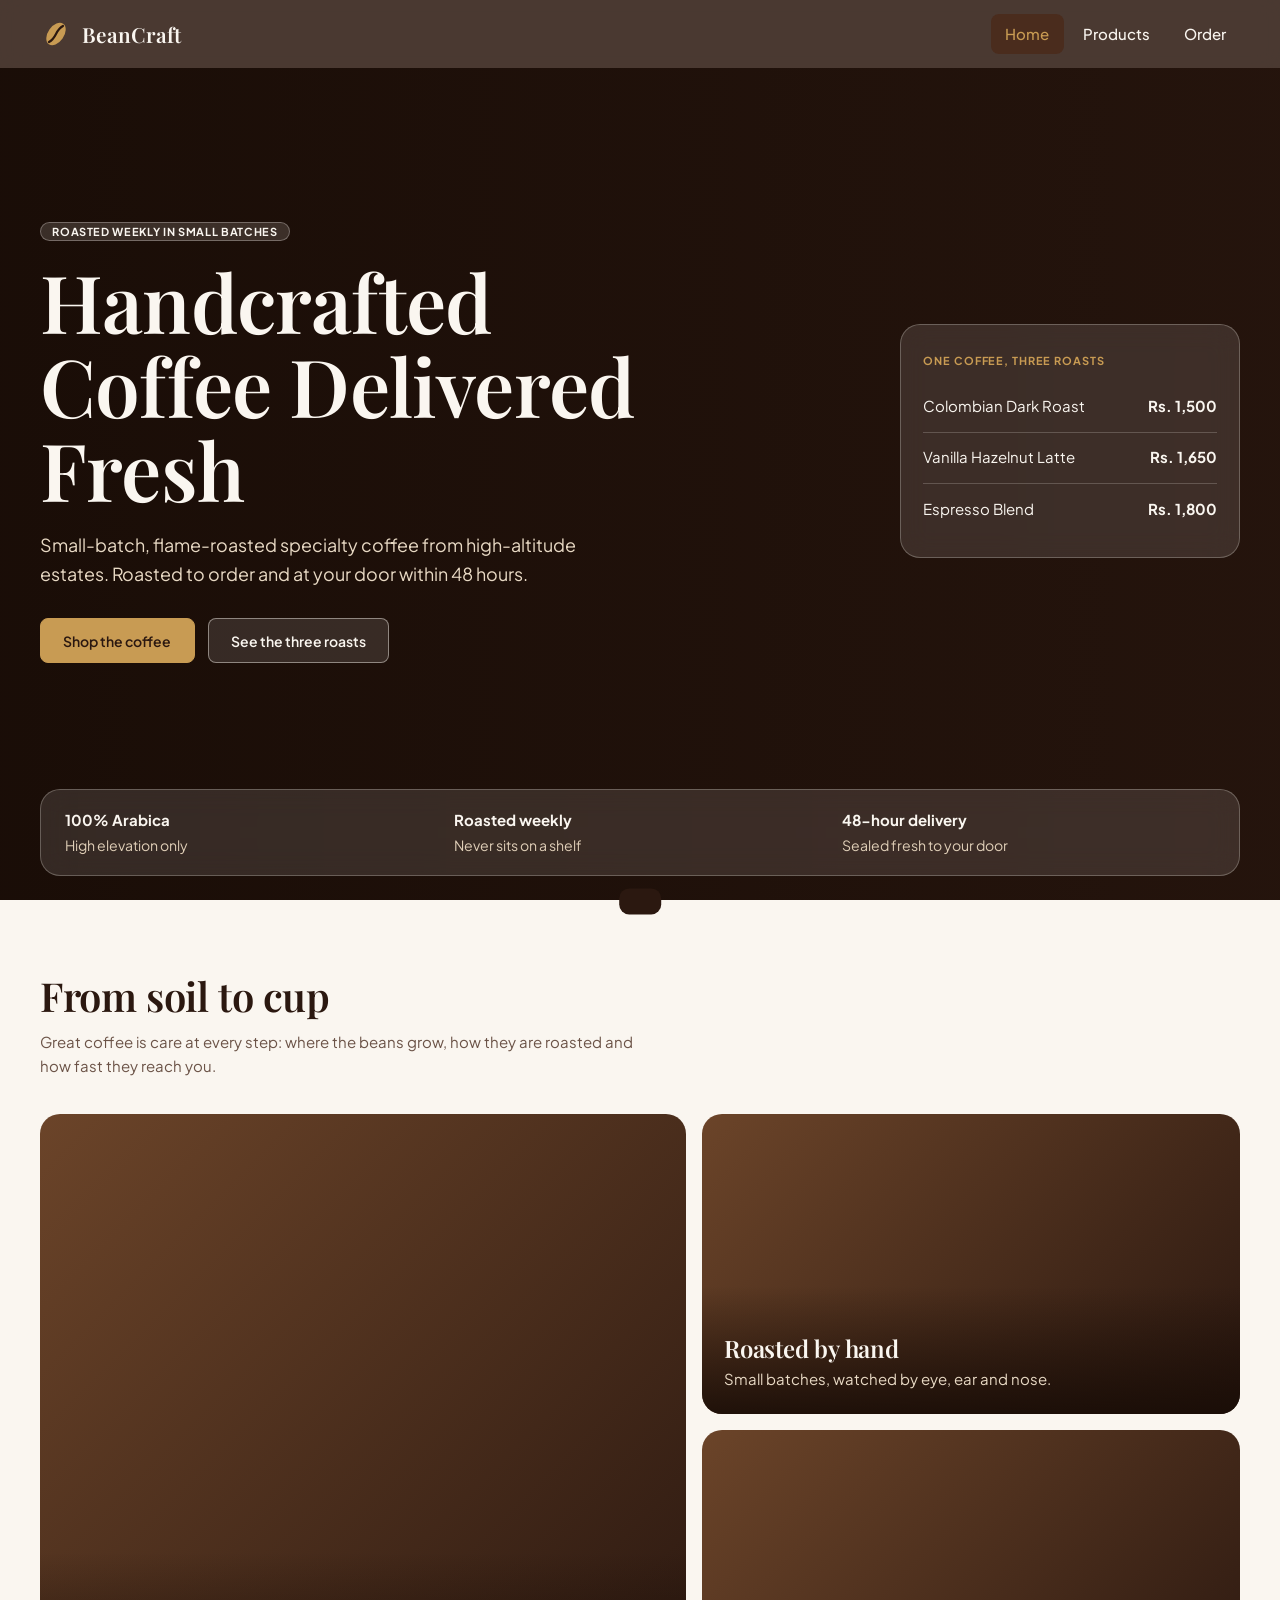
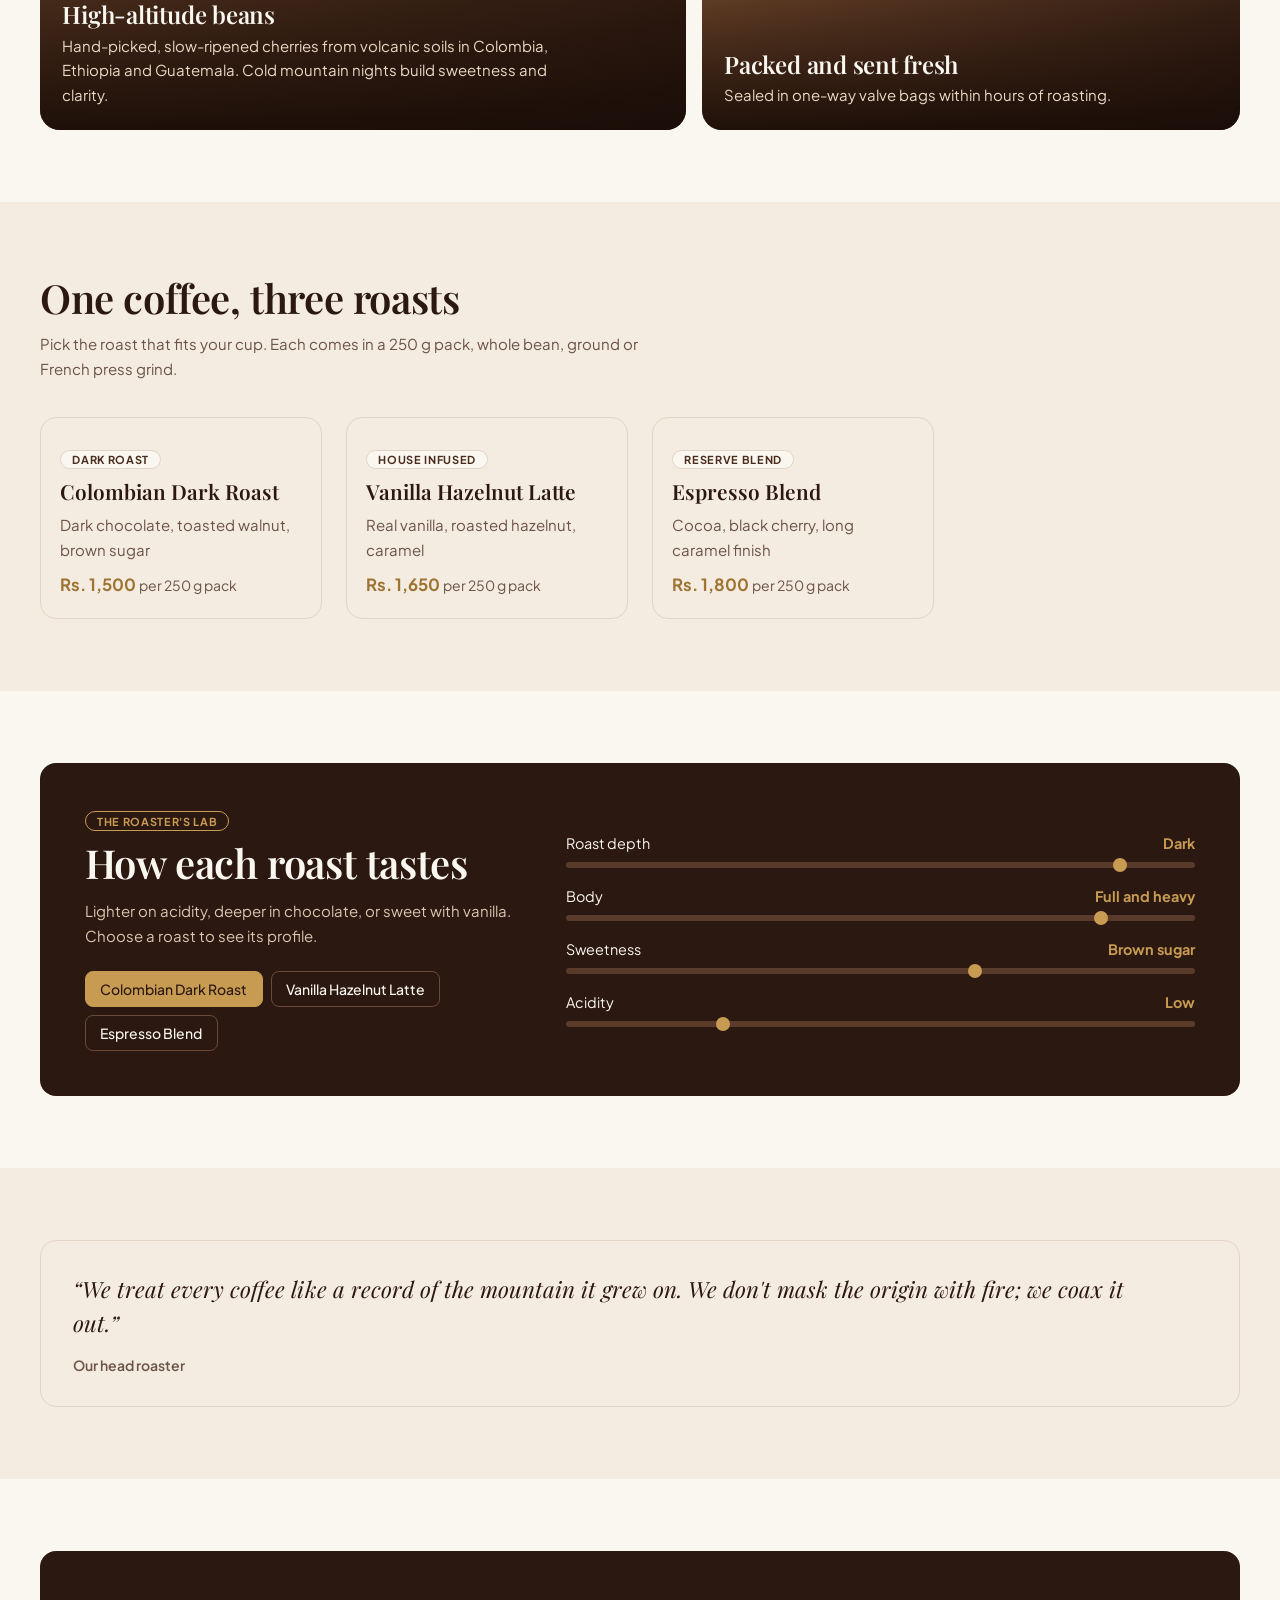
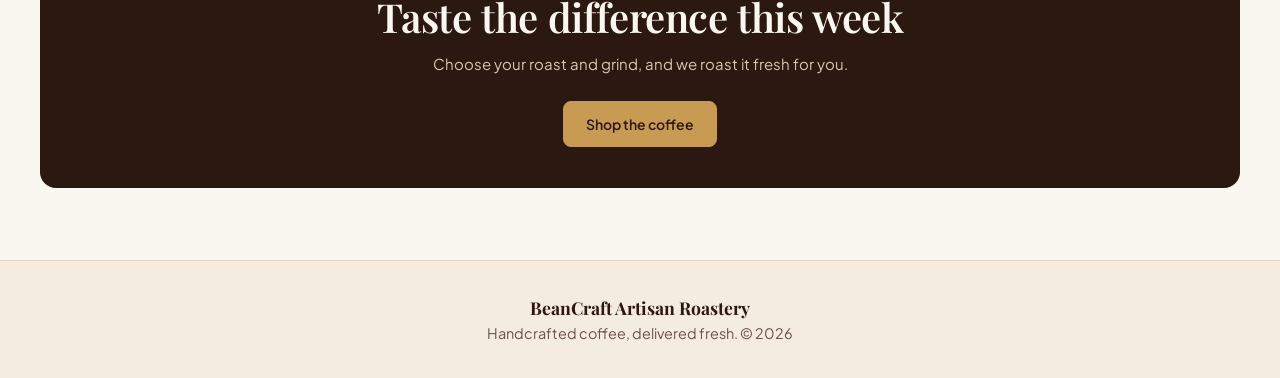
<file: index.html>
<!DOCTYPE html>
<html lang="en">
<head>
<meta charset="utf-8">
<meta name="viewport" content="width=device-width, initial-scale=1">
<title>BeanCraft Artisan Roastery | Handcrafted Coffee Delivered Fresh</title>
<meta name="description" content="Small-batch, flame-roasted specialty coffee from high-altitude estates. BeanCraft Artisan Roastery: handcrafted coffee delivered fresh to your door.">
<meta name="theme-color" content="#2b1810">
<meta property="og:type" content="website">
<meta property="og:title" content="BeanCraft Artisan Roastery | Handcrafted Coffee Delivered Fresh">
<meta property="og:description" content="Small-batch, flame-roasted specialty coffee from high-altitude estates. BeanCraft Artisan Roastery: handcrafted coffee delivered fresh to your door.">
<meta property="og:image" content="https://lh3.googleusercontent.com/aida-public/[base64]">
<link rel="preconnect" href="https://fonts.googleapis.com">
<link rel="preconnect" href="https://fonts.gstatic.com" crossorigin>
<link href="https://fonts.googleapis.com/css2?family=Playfair+Display:ital,wght@0,500;0,600;1,400&family=Plus+Jakarta+Sans:wght@400;500;600;700&display=swap" rel="stylesheet">
<link rel="stylesheet" href="style.css">
</head>
<body>
<a class="skip-link" href="#main">Skip to content</a>
<header class="site-header"><div class="container site-header__bar">
  <a class="site-header__brand" href="index.html"><svg class="site-header__logo" viewBox="0 0 32 32" aria-hidden="true"><ellipse cx="16" cy="16" rx="8" ry="12.5" transform="rotate(35 16 16)" fill="#c89b53"/><path d="M9 24c8-4 6-12 14-16" stroke="#2b1810" stroke-width="2.2" fill="none" stroke-linecap="round"/></svg><span>BeanCraft</span></a>
  <button class="nav__toggle" aria-expanded="false" aria-controls="nav">Menu</button>
  <nav class="nav" id="nav" aria-label="Main">
    <a href="index.html" aria-current="page">Home</a>
    <a href="product.html">Products</a>
    <a href="order.html">Order<span class="nav__badge" id="cartCount" hidden>0</span></a>
  </nav>
</div></header>
<main id="main">
<section class="hero">
  <div class="container hero__inner">
    <div class="hero__copy">
      <span class="chip chip--glass">Roasted weekly in small batches</span>
      <h1>Handcrafted Coffee Delivered Fresh</h1>
      <p>Small-batch, flame-roasted specialty coffee from high-altitude estates. Roasted to order and at your door within 48 hours.</p>
      <div class="hero__cta"><a class="btn btn--brass" href="product.html">Shop the coffee</a><a class="btn btn--glass" href="#roasts">See the three roasts</a></div>
    </div>
    <aside class="hero__panel glass" aria-label="Roast variants">
      <small>One coffee, three roasts</small>
      <ul>
        <li><a href="product.html?v=colombian"><span>Colombian Dark Roast</span><b>Rs. 1,500</b></a></li>
        <li><a href="product.html?v=vanilla"><span>Vanilla Hazelnut Latte</span><b>Rs. 1,650</b></a></li>
        <li><a href="product.html?v=espresso"><span>Espresso Blend</span><b>Rs. 1,800</b></a></li>
      </ul>
    </aside>
  </div>
  <ul class="container hero__stats glass">
    <li><b>100% Arabica</b><span>High elevation only</span></li>
    <li><b>Roasted weekly</b><span>Never sits on a shelf</span></li>
    <li><b>48-hour delivery</b><span>Sealed fresh to your door</span></li>
  </ul>
</section>

<section class="section" id="story"><div class="container">
  <div class="section-head"><h2>From soil to cup</h2><p>Great coffee is care at every step: where the beans grow, how they are roasted and how fast they reach you.</p></div>
  <div class="bento">
    <article class="bento__tile bento__tile--tall"><img src="https://lh3.googleusercontent.com/aida-public/[base64]" alt="Coffee farm on misty mountain slopes" loading="lazy" decoding="async" onerror="this.remove()"><div class="bento__text"><h3>High-altitude beans</h3><p>Hand-picked, slow-ripened cherries from volcanic soils in Colombia, Ethiopia and Guatemala. Cold mountain nights build sweetness and clarity.</p></div></article>
    <article class="bento__tile"><img src="https://lh3.googleusercontent.com/aida-public/[base64]" alt="Roaster inspecting freshly roasted beans" loading="lazy" decoding="async" onerror="this.remove()"><div class="bento__text"><h3>Roasted by hand</h3><p>Small batches, watched by eye, ear and nose.</p></div></article>
    <article class="bento__tile"><img src="https://lh3.googleusercontent.com/aida-public/[base64]" alt="Kraft valve bags of freshly packed coffee" loading="lazy" decoding="async" onerror="this.remove()"><div class="bento__text"><h3>Packed and sent fresh</h3><p>Sealed in one-way valve bags within hours of roasting.</p></div></article>
  </div>
</div></section>

<section class="section section--soft" id="roasts"><div class="container">
  <div class="section-head"><h2>One coffee, three roasts</h2><p>Pick the roast that fits your cup. Each comes in a 250 g pack, whole bean, ground or French press grind.</p></div>
  <ul class="product-grid" id="variants"></ul>
</div></section>

<section class="section"><div class="container"><div class="lab">
  <div>
    <span class="chip chip--gold">The roaster's lab</span>
    <h2>How each roast tastes</h2>
    <p>Lighter on acidity, deeper in chocolate, or sweet with vanilla. Choose a roast to see its profile.</p>
    <div class="lab__tabs" id="labtabs" role="group" aria-label="Choose a roast"></div>
  </div>
  <div class="lab__scale" id="lab"></div>
</div></div></section>

<section class="section section--soft"><div class="container quote">
  <img src="https://lh3.googleusercontent.com/aida-public/[base64]" alt="Our head roaster holding a cupping spoon" loading="lazy" decoding="async" onerror="this.remove()">
  <div><blockquote>&ldquo;We treat every coffee like a record of the mountain it grew on. We don't mask the origin with fire; we coax it out.&rdquo;</blockquote><cite>Our head roaster</cite></div>
</div></section>

<section class="container section--cta section--tail"><div class="cta-band">
  <h2>Taste the difference this week</h2>
  <p>Choose your roast and grind, and we roast it fresh for you.</p>
  <a class="btn" href="product.html">Shop the coffee</a>
</div></section>
</main>
<footer class="site-footer"><div class="container"><b>BeanCraft Artisan Roastery</b><br>Handcrafted coffee, delivered fresh. &copy; 2026</div></footer>
<div id="toast" role="status" aria-live="polite"></div>
<script src="app.js"></script>
</body>
</html>
</file>
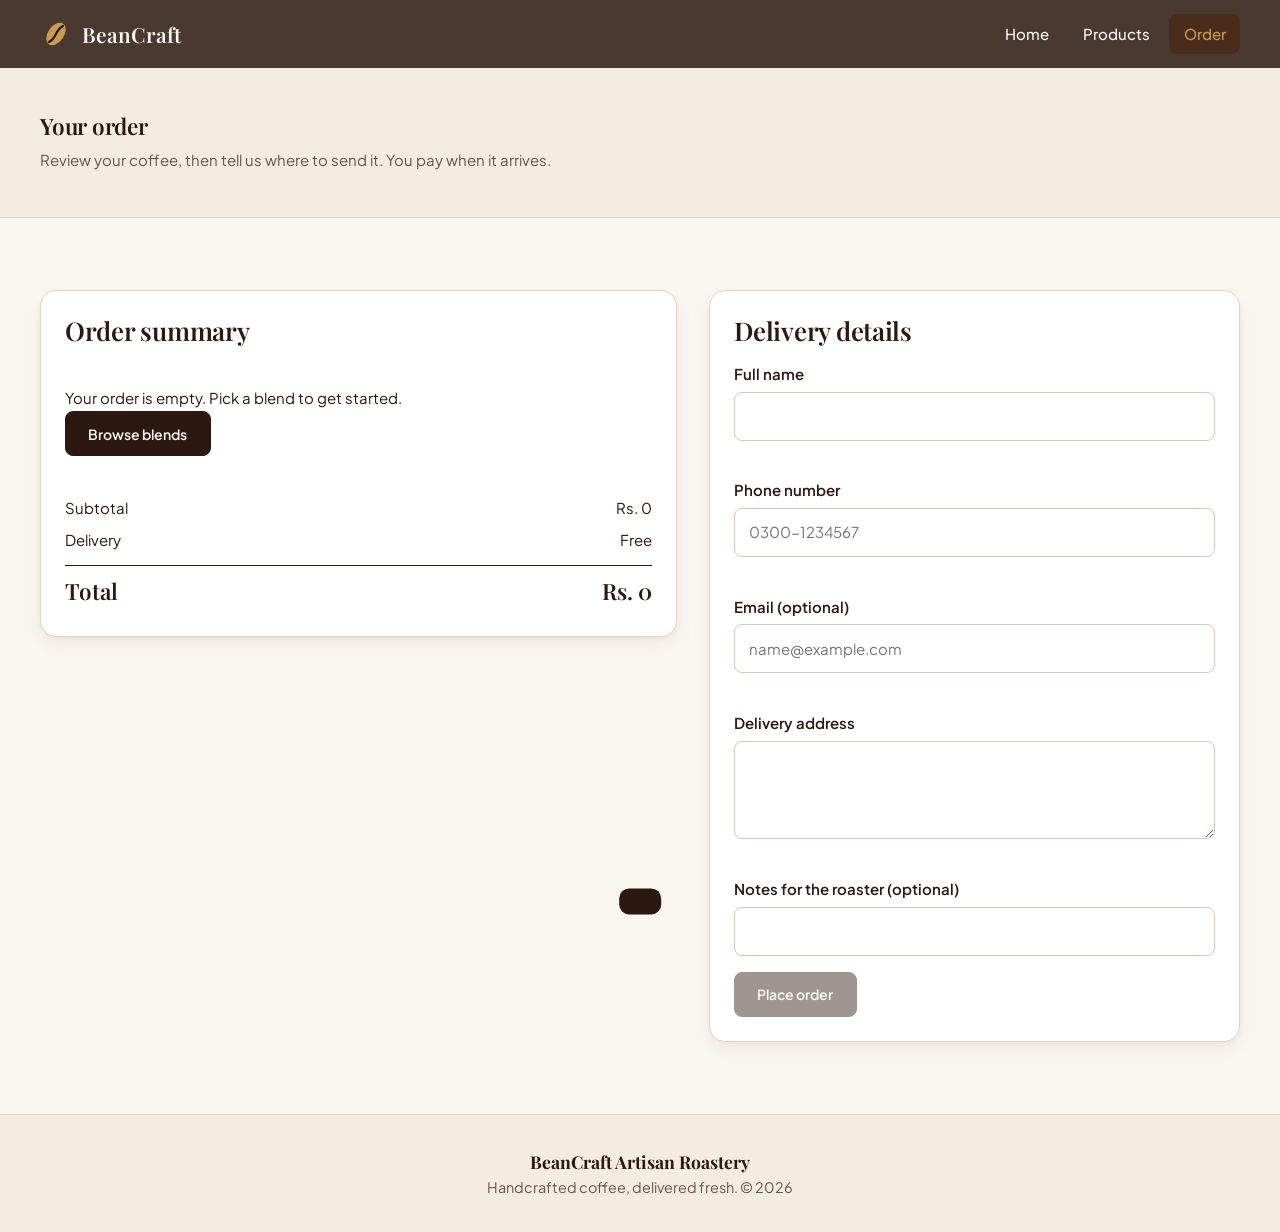
<file: order.html>
<!DOCTYPE html>
<html lang="en">
<head>
<meta charset="utf-8">
<meta name="viewport" content="width=device-width, initial-scale=1">
<title>Your Order | BeanCraft Artisan Roastery</title>
<meta name="description" content="Review your BeanCraft coffee order and enter your delivery details to place it.">
<meta name="theme-color" content="#2b1810">
<meta property="og:type" content="website">
<meta property="og:title" content="Your Order | BeanCraft Artisan Roastery">
<meta property="og:description" content="Review your BeanCraft coffee order and enter your delivery details to place it.">
<meta property="og:image" content="https://lh3.googleusercontent.com/aida-public/[base64]">
<link rel="preconnect" href="https://fonts.googleapis.com">
<link rel="preconnect" href="https://fonts.gstatic.com" crossorigin>
<link href="https://fonts.googleapis.com/css2?family=Playfair+Display:ital,wght@0,500;0,600;1,400&family=Plus+Jakarta+Sans:wght@400;500;600;700&display=swap" rel="stylesheet">
<link rel="stylesheet" href="style.css">
</head>
<body>
<a class="skip-link" href="#main">Skip to content</a>
<header class="site-header"><div class="container site-header__bar">
  <a class="site-header__brand" href="index.html"><svg class="site-header__logo" viewBox="0 0 32 32" aria-hidden="true"><ellipse cx="16" cy="16" rx="8" ry="12.5" transform="rotate(35 16 16)" fill="#c89b53"/><path d="M9 24c8-4 6-12 14-16" stroke="#2b1810" stroke-width="2.2" fill="none" stroke-linecap="round"/></svg><span>BeanCraft</span></a>
  <button class="nav__toggle" aria-expanded="false" aria-controls="nav">Menu</button>
  <nav class="nav" id="nav" aria-label="Main">
    <a href="index.html">Home</a>
    <a href="product.html">Products</a>
    <a href="order.html" aria-current="page">Order<span class="nav__badge" id="cartCount" hidden>0</span></a>
  </nav>
</div></header>
<main id="main">
<section class="page-head"><div class="container"><h1>Your order</h1><p>Review your coffee, then tell us where to send it. You pay when it arrives.</p></div></section>
<section class="section"><div class="container" id="order-main">
  <div class="order__grid">
    <div class="panel">
      <h2>Order summary</h2>
      <div id="items" aria-live="polite"></div>
      <div class="totals">
        <div><span>Subtotal</span><span id="sub">Rs. 0</span></div>
        <div><span>Delivery</span><span id="ship">Rs. 0</span></div>
        <div class="totals__grand"><span>Total</span><span id="grand">Rs. 0</span></div>
        <p class="text-muted" id="hint"></p>
      </div>
    </div>
    <form class="panel" id="checkout" novalidate>
      <h2>Delivery details</h2>
      <div class="field"><label for="name">Full name</label><input id="name" name="name" aria-describedby="e-name" autocomplete="name" required><span class="field__error" aria-live="polite" id="e-name"></span></div>
      <div class="field"><label for="phone">Phone number</label><input id="phone" name="phone" aria-describedby="e-phone" type="tel" autocomplete="tel" placeholder="0300-1234567" required><span class="field__error" aria-live="polite" id="e-phone"></span></div>
      <div class="field"><label for="email">Email (optional)</label><input id="email" name="email" type="email" autocomplete="email" placeholder="name@example.com" aria-describedby="e-email"><span class="field__error" aria-live="polite" id="e-email"></span></div>
      <div class="field"><label for="address">Delivery address</label><textarea id="address" name="address" aria-describedby="e-address" rows="3" autocomplete="street-address" required></textarea><span class="field__error" aria-live="polite" id="e-address"></span></div>
      <div class="field"><label for="notes">Notes for the roaster (optional)</label><input id="notes" name="notes"></div>
      <button class="btn" type="submit">Place order</button>
    </form>
  </div>
</div></section>
</main>
<footer class="site-footer"><div class="container"><b>BeanCraft Artisan Roastery</b><br>Handcrafted coffee, delivered fresh. &copy; 2026</div></footer>
<div id="toast" role="status" aria-live="polite"></div>
<script src="app.js"></script>
</body>
</html>
</file>
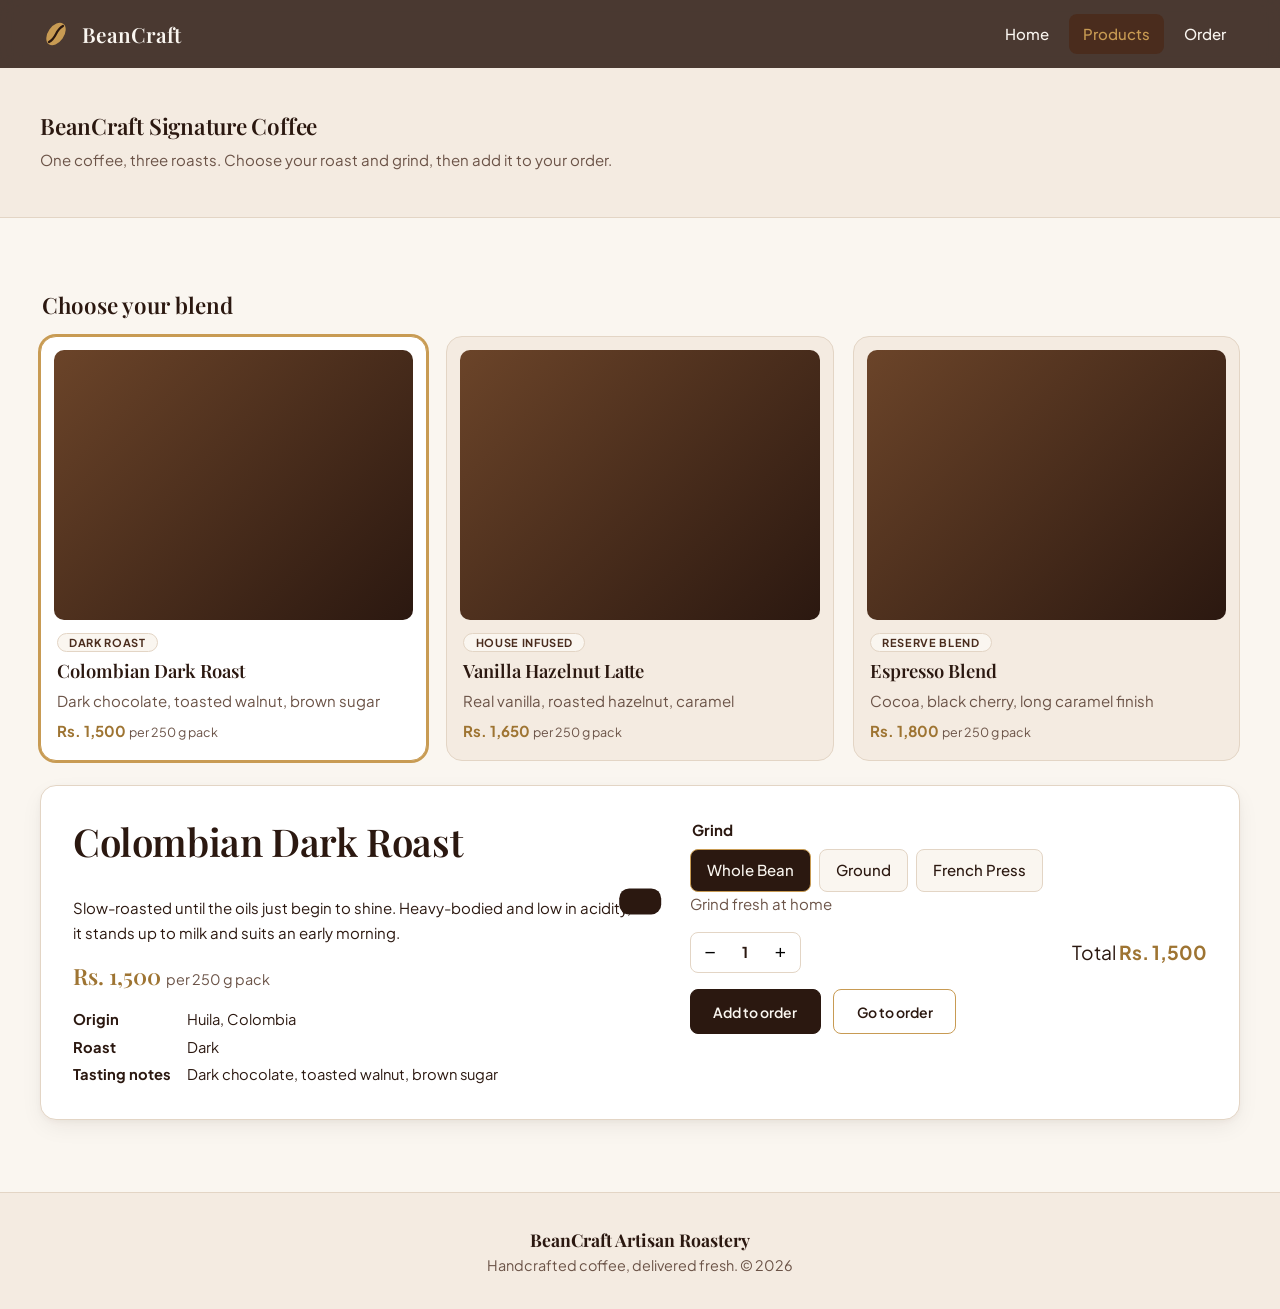
<file: product.html>
<!DOCTYPE html>
<html lang="en">
<head>
<meta charset="utf-8">
<meta name="viewport" content="width=device-width, initial-scale=1">
<title>BeanCraft Signature Coffee | BeanCraft Artisan Roastery</title>
<meta name="description" content="BeanCraft Signature Coffee in three roasts: Colombian Dark Roast, Vanilla Hazelnut Latte and Espresso Blend. Choose your grind and quantity.">
<meta name="theme-color" content="#2b1810">
<meta property="og:type" content="website">
<meta property="og:title" content="Our Coffee | BeanCraft Artisan Roastery">
<meta property="og:description" content="BeanCraft Signature Coffee in three roasts: Colombian Dark Roast, Vanilla Hazelnut Latte and Espresso Blend. Choose your grind and quantity.">
<meta property="og:image" content="https://lh3.googleusercontent.com/aida-public/[base64]">
<link rel="preconnect" href="https://fonts.googleapis.com">
<link rel="preconnect" href="https://fonts.gstatic.com" crossorigin>
<link href="https://fonts.googleapis.com/css2?family=Playfair+Display:ital,wght@0,500;0,600;1,400&family=Plus+Jakarta+Sans:wght@400;500;600;700&display=swap" rel="stylesheet">
<link rel="stylesheet" href="style.css">
</head>
<body>
<a class="skip-link" href="#main">Skip to content</a>
<header class="site-header"><div class="container site-header__bar">
  <a class="site-header__brand" href="index.html"><svg class="site-header__logo" viewBox="0 0 32 32" aria-hidden="true"><ellipse cx="16" cy="16" rx="8" ry="12.5" transform="rotate(35 16 16)" fill="#c89b53"/><path d="M9 24c8-4 6-12 14-16" stroke="#2b1810" stroke-width="2.2" fill="none" stroke-linecap="round"/></svg><span>BeanCraft</span></a>
  <button class="nav__toggle" aria-expanded="false" aria-controls="nav">Menu</button>
  <nav class="nav" id="nav" aria-label="Main">
    <a href="index.html">Home</a>
    <a href="product.html" aria-current="page">Products</a>
    <a href="order.html">Order<span class="nav__badge" id="cartCount" hidden>0</span></a>
  </nav>
</div></header>
<main id="main">
<section class="page-head"><div class="container"><h1>BeanCraft Signature Coffee</h1><p>One coffee, three roasts. Choose your roast and grind, then add it to your order.</p></div></section>
<section class="section"><div class="container">
  <div class="detail" id="product"></div>
</div></section>
</main>
<footer class="site-footer"><div class="container"><b>BeanCraft Artisan Roastery</b><br>Handcrafted coffee, delivered fresh. &copy; 2026</div></footer>
<div id="toast" role="status" aria-live="polite"></div>
<script src="app.js"></script>
</body>
</html>
</file>
<file: style.css>
/* BeanCraft Artisan Roastery — styles (Warm Tactile Editorial) */
:root{--espresso:#2b1810;--mahogany:#4a2c1d;--brass:#c89b53;--brass-d:#9e7432;--canvas:#faf6f0;--card:#f4ebe1;--inset:#efe3d3;--line:#e3d5c5;--muted:#6b5347;
--head:'Playfair Display',Georgia,serif;--body:'Plus Jakarta Sans',system-ui,-apple-system,'Segoe UI',sans-serif;
--lift:0 8px 24px -4px rgba(43,24,16,.08),0 2px 6px -1px rgba(74,44,29,.05)}
*{box-sizing:border-box;margin:0}
body{font:400 15px/1.65 var(--body);background:var(--canvas);color:var(--espresso)}
img,svg{display:block;max-width:100%}
a{color:inherit}
:focus-visible{outline:2px solid var(--brass);outline-offset:3px}
h1,h2,h3{font-family:var(--head);line-height:1.2;font-weight:600;letter-spacing:-.01em}
h2{font-size:clamp(1.8rem,3.6vw,2.5rem)}
.container{width:min(1200px,100% - 2.5rem);margin-inline:auto}
.section{padding:4.5rem 0}
.text-muted{color:var(--muted)}
.btn{display:inline-block;padding:.8rem 1.4rem;border-radius:8px;border:1px solid var(--espresso);background:var(--espresso);color:var(--canvas);font:600 14px var(--body);text-decoration:none;cursor:pointer;transition:background .15s}
.btn:hover{background:var(--mahogany)}.btn:active{transform:scale(.99)}
.btn.btn--ghost{background:transparent;color:var(--espresso);border:1.5px solid var(--brass)}
.btn.btn--ghost:hover{background:var(--card);border-color:var(--brass-d)}
.btn[disabled]{opacity:.45;cursor:not-allowed}
.chip{display:inline-block;padding:.15rem .7rem;border:1px solid var(--line);border-radius:99px;background:var(--canvas);color:var(--mahogany);font:700 11px var(--body);letter-spacing:.06em;text-transform:uppercase}

/* header */
.site-header{position:sticky;top:0;z-index:20;background:rgba(43,24,16,.85);backdrop-filter:blur(12px);-webkit-backdrop-filter:blur(12px);color:var(--canvas)}
.site-header__bar{display:flex;align-items:center;justify-content:space-between;min-height:68px}
.site-header__brand{display:flex;align-items:center;gap:.6rem;font:600 1.3rem var(--head);text-decoration:none}
.site-header__brand img{width:34px;height:34px;border-radius:6px;object-fit:cover}
.nav{display:flex;gap:.3rem;align-items:center}
.nav a{padding:.5rem .9rem;border-radius:8px;text-decoration:none;font-weight:500}
.nav a:hover{background:var(--mahogany)}
.nav a[aria-current=page]{background:var(--mahogany);color:var(--brass)}
.nav__badge{display:inline-grid;place-items:center;min-width:1.4rem;height:1.4rem;margin-left:.4rem;border-radius:99px;background:var(--brass);color:var(--espresso);font-size:.78rem;font-weight:700}
.nav__toggle{display:none;background:none;border:1.5px solid var(--brass);color:var(--brass);border-radius:8px;padding:.35rem .8rem;font:inherit;cursor:pointer}
@media(max-width:768px){
 .nav__toggle{display:block}
 .nav{display:none;position:absolute;left:0;right:0;top:100%;flex-direction:column;align-items:stretch;background:var(--espresso);padding:.5rem 1.25rem 1rem}
 .nav.nav--open{display:flex}
}

/* hero */
.hero{position:relative;display:flex;flex-direction:column;justify-content:space-between;gap:2rem;min-height:calc(100vh - 68px);padding:3.5rem 0 1.5rem;color:var(--canvas);
 background:linear-gradient(90deg,rgba(24,12,6,.9) 0%,rgba(24,12,6,.6) 55%,rgba(24,12,6,.35) 100%),url("https://lh3.googleusercontent.com/aida-public/[base64]") center/cover,#2b1810}
.hero__inner{display:grid;gap:2rem;align-items:center;flex:1}
.hero h1{font-size:clamp(2.6rem,7vw,5rem);line-height:1.05;margin:1rem 0 1.2rem;max-width:11em}
.hero__copy p{font-size:1.12rem;max-width:32em;color:#e8d9c4;margin-bottom:1.8rem}
.hero__cta{display:flex;gap:.8rem;flex-wrap:wrap}
.glass{background:rgba(250,246,240,.12);border:1px solid rgba(250,246,240,.25);backdrop-filter:blur(14px);-webkit-backdrop-filter:blur(14px);border-radius:20px}
.chip--glass{background:rgba(250,246,240,.14);border-color:rgba(250,246,240,.3);color:var(--canvas)}
.btn--brass{background:var(--brass);border-color:var(--brass);color:var(--espresso)}.btn--brass:hover{background:#d6ab63}
.btn--glass{background:rgba(250,246,240,.12);border-color:rgba(250,246,240,.45);color:var(--canvas)}.btn--glass:hover{background:rgba(250,246,240,.24)}
.hero__panel{padding:1.4rem;max-width:340px;justify-self:end;width:100%}
.hero__panel small{font:700 11px var(--body);letter-spacing:.08em;text-transform:uppercase;color:var(--brass)}
.hero__panel ul{list-style:none;padding:0;margin-top:.6rem}
.hero__panel a{display:flex;justify-content:space-between;gap:1rem;padding:.8rem 0;border-bottom:1px solid rgba(250,246,240,.2);text-decoration:none;transition:color .2s}
.hero__panel li:last-child a{border:0}.hero__panel a:hover{color:var(--brass)}.hero__panel b{white-space:nowrap}
.hero__stats{list-style:none;padding:1.1rem 1.5rem;display:grid;gap:1rem;grid-template-columns:repeat(auto-fit,minmax(170px,1fr))}
.hero__stats b{display:block}.hero__stats span{font-size:.88rem;color:#e0cfb8}
.hero__copy>*{animation:rise .7s both}.hero__copy>*:nth-child(2){animation-delay:.1s}.hero__copy>*:nth-child(3){animation-delay:.2s}.hero__copy>*:nth-child(4){animation-delay:.3s}
@keyframes rise{from{opacity:0;transform:translateY(16px)}}
@media(min-width:900px){.hero__inner{grid-template-columns:1.3fr 1fr}}

/* bento story */
.head,.section-head{max-width:40em;margin-bottom:2.2rem}
.section-head p{margin-top:.6rem;color:var(--muted)}
.section--soft{background:var(--card)}
.bento{display:grid;gap:1rem}
.bento__tile{position:relative;min-height:300px;border-radius:20px;overflow:hidden;color:var(--canvas);background:linear-gradient(135deg,#6b4429,#2b1810);display:flex;align-items:flex-end}
.bento__tile img{position:absolute;inset:0;width:100%;height:100%;object-fit:cover;transition:transform .6s}
.bento__tile:hover img{transform:scale(1.04)}
.bento__text{position:relative;width:100%;padding:3rem 1.4rem 1.4rem;background:linear-gradient(transparent,rgba(24,12,6,.88))}
.bento__text h3{font-size:1.5rem;margin-bottom:.3rem}.bento__text p{color:#e8d9c4;max-width:34em}
@media(min-width:900px){.bento{grid-template-columns:1.2fr 1fr;grid-template-rows:repeat(2,minmax(280px,1fr))}.bento__tile--tall{grid-row:span 2}}

/* lab panel */
.lab{background:var(--espresso);color:var(--canvas);border-radius:16px;padding:2.2rem;display:grid;gap:2rem}
.lab h2{margin:.4rem 0 .8rem}.lab p{color:#d9c7b0}
.lab__scale{display:grid;gap:1.1rem}
.lab__scale div{display:grid;gap:.35rem}
.lab__scale span{display:flex;justify-content:space-between;font-size:.9rem}
.lab__scale b{color:var(--brass)}
.lab__scale i{display:block;height:6px;border-radius:9px;background:#5a3a2a;position:relative}
.lab__scale i::after{content:"";position:absolute;left:var(--v);top:50%;width:14px;height:14px;border-radius:50%;background:var(--brass);transform:translate(-50%,-50%)}
@media(min-width:900px){.lab{grid-template-columns:1fr 1.4fr;padding:2.8rem;align-items:center}}

/* quote */
.quote{display:grid;gap:2rem;align-items:center;background:var(--card);border:1px solid var(--line);border-radius:16px;padding:1.6rem}
.quote img{width:100%;max-width:300px;aspect-ratio:1;object-fit:cover;border-radius:16px;background:var(--inset)}
.quote blockquote{font:italic 400 1.4rem/1.5 var(--head)}
.quote cite{display:block;margin-top:1rem;font:600 14px var(--body);font-style:normal;color:var(--muted)}
@media(min-width:760px){.quote{grid-template-columns:auto 1fr;padding:2rem}}

/* sub-page title */
.page-head{background:var(--card);border-bottom:1px solid var(--line);padding:2.8rem 0}
.page-head p{color:var(--muted);margin-top:.5rem}

/* products */
.product-grid{list-style:none;padding:0;display:grid;gap:1.5rem;grid-template-columns:repeat(auto-fill,minmax(min(100%,280px),1fr))}
.product-card{display:block;width:100%;padding:1rem;text-align:left;font:inherit;color:inherit;background:var(--card);border:1px solid var(--line);border-radius:16px;cursor:pointer;transition:transform .15s,box-shadow .15s}
.product-card:hover{transform:translateY(-3px);box-shadow:var(--lift)}
.product-card__visual,.product-card__visual img{width:100%;height:100%;object-fit:cover}
.product-card__body{display:grid;gap:.5rem;padding:1rem .2rem .2rem}
.product-card__body strong{font:600 1.3rem var(--head)}
.product-card .chip{justify-self:start}
.product-card__price{font-weight:700;color:var(--brass-d);font-size:1.05rem}.product-card__price small{font-weight:400;color:var(--muted)}

/* modal */
dl.modal__meta{display:grid;grid-template-columns:auto 1fr;gap:.2rem 1rem;font-size:.92rem}
dl.modal__meta dt{font-weight:700}dl.modal__meta dd{margin:0}
fieldset{border:0;padding:0}legend{font-weight:700;margin-bottom:.4rem}
.grind{display:flex;gap:.5rem;flex-wrap:wrap}
.grind__option input{position:absolute;opacity:0}
.grind__option span{display:inline-block;padding:.5rem 1rem;border:1px solid var(--line);border-radius:8px;background:var(--canvas);cursor:pointer;font-weight:500}
.grind__option input:checked+span{background:var(--espresso);color:var(--canvas);border-color:var(--brass)}
.grind__option input:focus-visible+span{outline:2px solid var(--brass);outline-offset:2px}
.modal__row{display:flex;align-items:center;justify-content:space-between;gap:1rem;flex-wrap:wrap}
.qty{display:inline-flex;align-items:center;border:1px solid var(--line);border-radius:8px;background:#fff}
.qty button{width:2.4rem;height:2.4rem;border:0;background:none;font-size:1.2rem;cursor:pointer;border-radius:8px}
.qty button:hover{background:var(--card)}
.qty output{min-width:2rem;text-align:center;font-weight:700}
.modal__total{font-size:1.2rem}.modal__total strong{color:var(--brass-d)}

/* order */
.order__grid{display:grid;gap:2rem}
@media(min-width:900px){.order__grid{grid-template-columns:1.2fr 1fr;align-items:start}}
.panel{background:#fff;border:1px solid var(--line);border-radius:16px;padding:1.5rem;box-shadow:var(--lift)}
.panel h2{font-size:1.6rem;margin-bottom:1rem}
.order-item{display:grid;grid-template-columns:1fr auto;gap:.4rem 1rem;padding:1rem 0;border-bottom:1px solid var(--line)}
.order-item b{text-align:right}
.order-item__remove{border:0;background:none;color:var(--brass-d);text-decoration:underline;cursor:pointer;font:inherit;margin-left:1rem}
.totals{margin-top:1rem;display:grid;gap:.4rem}
.totals div{display:flex;justify-content:space-between}
.totals .totals__grand{font:600 1.4rem var(--head);border-top:1.5px solid var(--espresso);padding-top:.6rem;margin-top:.4rem}
.field{display:grid;gap:.3rem;margin-bottom:1rem}
.field label{font-weight:600}
.field input,.field textarea{font:inherit;padding:.7rem .9rem;border:1px solid #d8c7b5;border-radius:8px;background:#fff;color:var(--espresso);width:100%;min-height:44px}
.field input:focus,.field textarea:focus{outline:2px solid var(--brass);outline-offset:0}
.field [aria-invalid=true]{border-color:#ba1a1a}
.field__error{color:#ba1a1a;font-size:.88rem;min-height:1.2em}
.order__empty{padding:1.5rem 0}
.order__done{text-align:center;padding:3rem 1.5rem}.order__done h2{margin-bottom:.8rem}.order__done .btn{margin-top:1.4rem}

/* toast + footer */
#toast{position:fixed;left:50%;bottom:1.5rem;transform:translate(-50%,150%);background:var(--espresso);color:var(--canvas);padding:.8rem 1.3rem;border-radius:10px;transition:transform .3s;z-index:50}
#toast.toast--show{transform:translate(-50%,0)}
#toast a{color:var(--brass);margin-left:.6rem}
.cta-band{background:var(--espresso);color:var(--canvas);border-radius:16px;padding:2.6rem 1.6rem;text-align:center}
.cta-band p{margin:.7rem auto 1.5rem;max-width:34em;color:#d9c7b0}
.cta-band .btn{background:var(--brass);border-color:var(--brass);color:var(--espresso)}
.site-footer{background:var(--card);border-top:1px solid var(--line);padding:2rem 0;text-align:center;font-size:.9rem;color:var(--muted)}
.site-footer b{font-family:var(--head);color:var(--espresso);font-size:1.1rem}

/* additions: logo, skip link, polish, small screens */
.skip-link{position:absolute;left:1rem;top:-4rem;z-index:100;padding:.6rem 1rem;border-radius:8px;background:var(--brass);color:var(--espresso);font-weight:700;text-decoration:none}
.skip-link:focus{top:1rem}
.site-header__logo{width:32px;height:32px;flex:none}
.site-header__brand span{white-space:nowrap}
.chip--gold{background:transparent;color:var(--brass);border-color:var(--brass)}
.section--tail{padding-bottom:4.5rem}
.nav a,.grind__option span,.qty button,.field input,.field textarea{transition:border-color .2s,outline-color .2s}
.grind__option span:hover{border-color:var(--brass)}
.btn.btn--ghost:active{transform:scale(.99)}
@media(prefers-reduced-motion:reduce){*{transition:none!important;animation:none!important}}
@media(max-width:768px){
 .site-header__logo{width:28px;height:28px}
 .site-header__brand{font-size:1.15rem;gap:.45rem}
 .section{padding:3rem 0}.section--tail{padding-bottom:3rem}
 .hero{padding:2.5rem 0 1rem;min-height:auto}
 .hero__cta .btn{flex:1 1 auto;text-align:center}
 .lab{padding:1.5rem}.panel{padding:1.2rem}
 .quote blockquote{font-size:1.2rem}
}

/* product selection */
.detail{display:grid;gap:1.5rem}
.detail__choose{border:0;padding:0}
.detail__legend{font:600 1.4rem var(--head);margin-bottom:1rem}
.detail__info{display:grid;gap:1.5rem}
.detail__about,.detail__options{display:grid;gap:1rem;align-content:start}
.detail__info h2{font-size:clamp(1.8rem,3.5vw,2.4rem)}
.detail__price{font:600 1.4rem var(--head);color:var(--brass-d)}.detail__price small{font:400 .9rem var(--body);color:var(--muted)}
@media(min-width:900px){.detail__info{grid-template-columns:1.1fr 1fr;gap:3rem;padding:2rem}}

/* variants + lab tabs */
a.product-card{text-decoration:none}
.variants{display:grid;gap:1.2rem;grid-template-columns:repeat(auto-fit,minmax(min(100%,230px),1fr))}
.variant{position:relative;display:block;padding:.8rem;border:1px solid var(--line);border-radius:16px;background:var(--card);cursor:pointer;transition:border-color .2s,box-shadow .2s,transform .2s}
.variant input{position:absolute;opacity:0}
.variant__img{display:block;aspect-ratio:4/3;border-radius:10px;overflow:hidden;background:linear-gradient(135deg,#6b4429,#2b1810)}
.variant__img img{width:100%;height:100%;object-fit:cover}
.variant__body{display:grid;gap:.35rem;padding:.8rem .2rem .2rem}
.variant__body .chip{justify-self:start}
.variant b{font:600 1.15rem var(--head)}
.variant strong{color:var(--brass-d)}.variant strong small{font-weight:400;color:var(--muted)}
.variant:hover{border-color:var(--brass);transform:translateY(-3px)}
.variant:has(input:checked){border-color:var(--brass);background:#fff;box-shadow:0 0 0 2px var(--brass)}
.variant:has(input:focus-visible){outline:2px solid var(--brass);outline-offset:2px}
.lab__tabs{display:flex;flex-wrap:wrap;gap:.5rem;margin-top:1.4rem}
.lab__tab{padding:.5rem .9rem;border-radius:8px;border:1px solid #6b4a37;background:transparent;color:var(--canvas);font:500 14px var(--body);cursor:pointer;transition:background .2s,color .2s,border-color .2s}
.lab__tab:hover{border-color:var(--brass)}
.lab__tab[aria-pressed=true]{background:var(--brass);border-color:var(--brass);color:var(--espresso)}
.lab__scale i::after{transition:left .5s ease}
.lab__scale em{font-style:normal}
.nav__badge[hidden]{display:none}
.section--cta{padding-top:4.5rem}
@media(max-width:768px){.section--cta{padding-top:3rem}}
</file>
